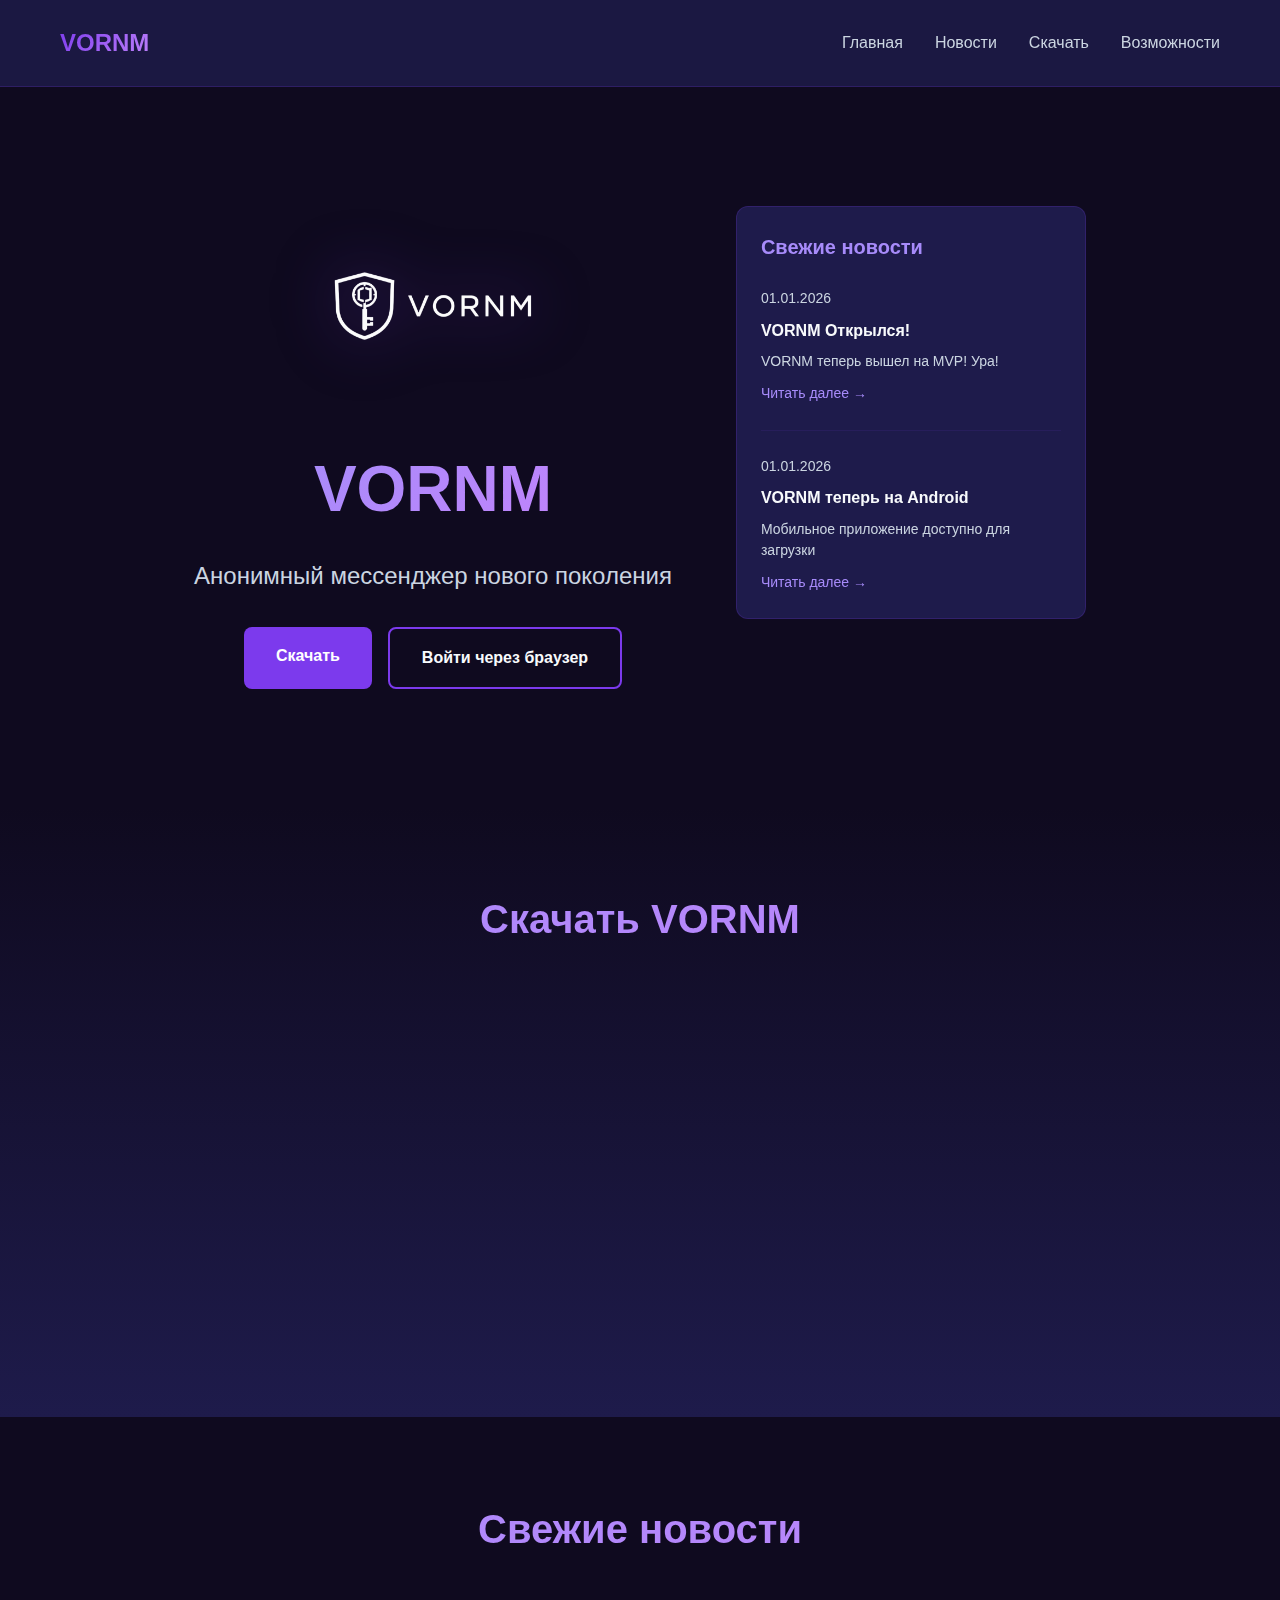
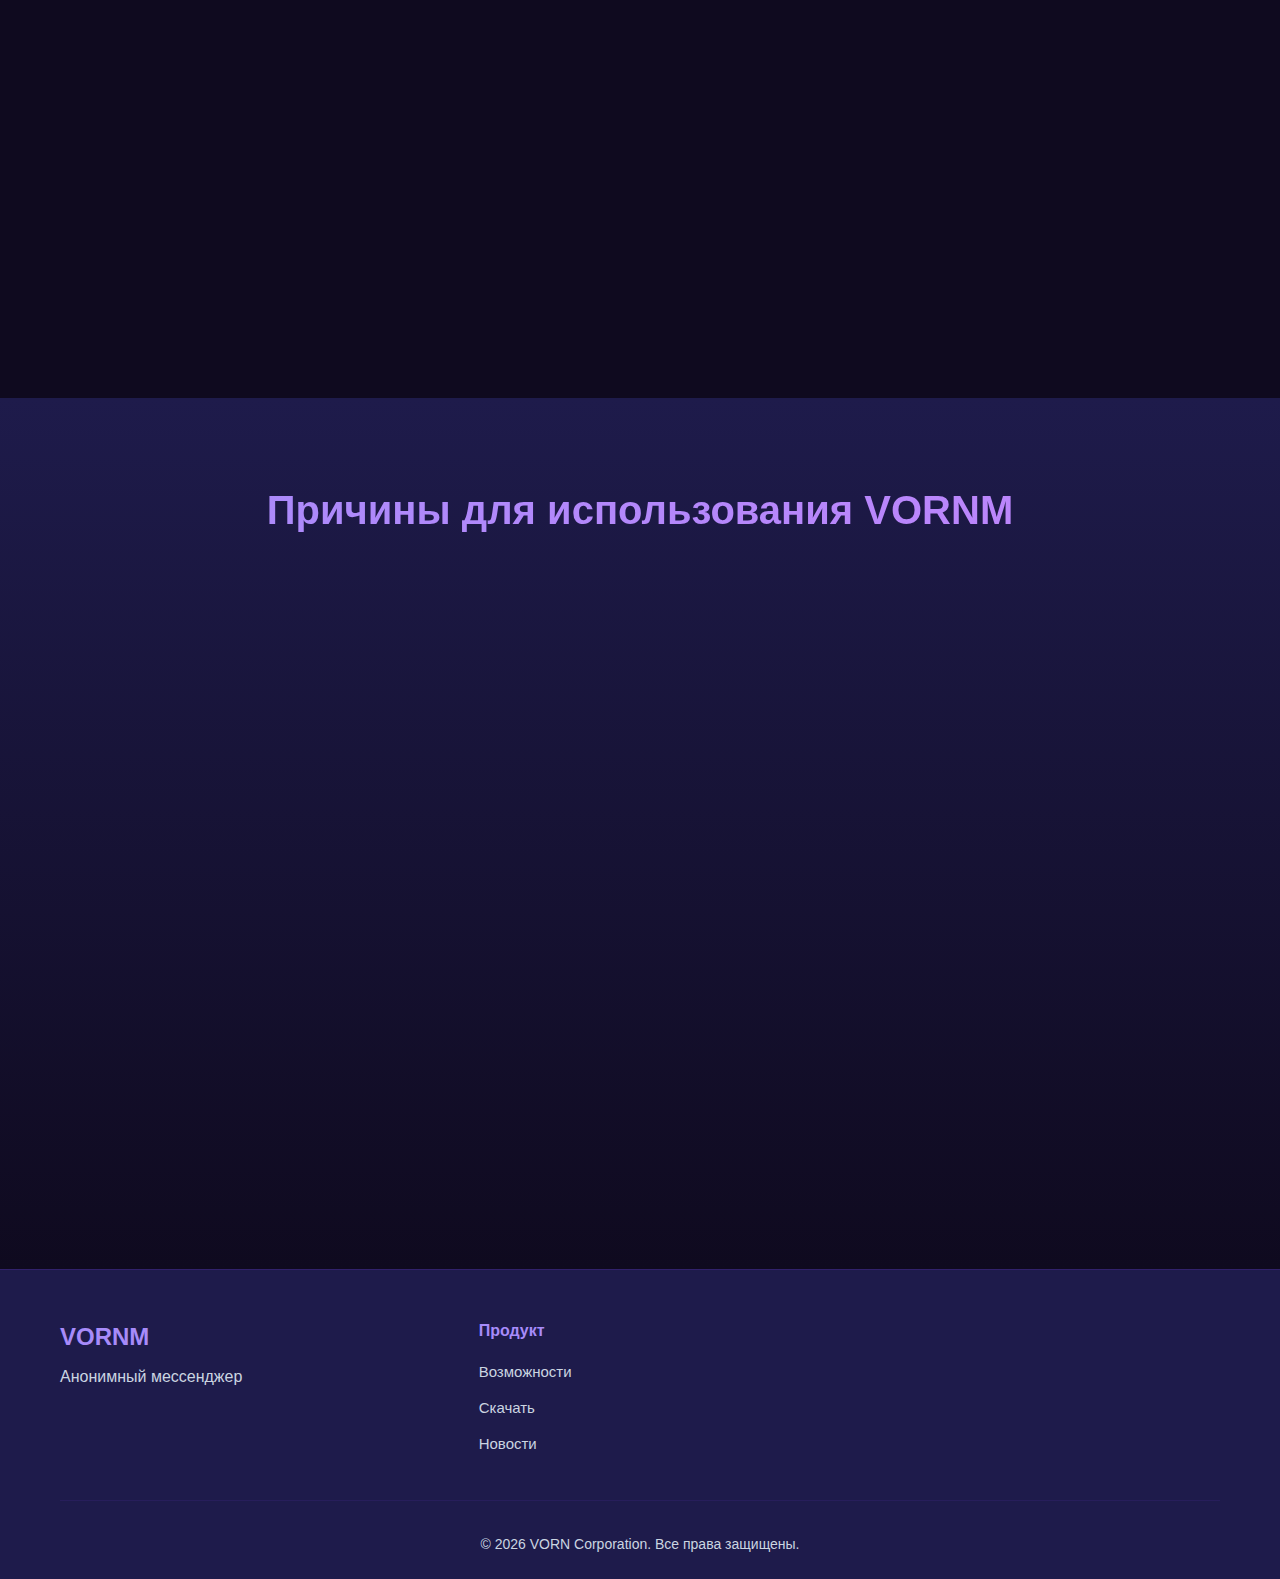
<file: docs/index.html>
<!DOCTYPE html>
<html lang="ru">
<head>
    <meta charset="UTF-8">
    <meta name="viewport" content="width=device-width, initial-scale=1.0">
    <title>VORNM - Анонимный мессенджер</title>
    <link rel="stylesheet" href="css/styles.css">
</head>
<body>
    <!-- Header -->
    <header class="header">
        <div class="container">
            <nav class="nav">
                <div class="logo-text">VORNM</div>
                <div class="nav-links">
                    <a href="index.html">Главная</a>
                    <a href="news.html">Новости</a>
                    <a href="#download">Скачать</a>
                    <a href="#features">Возможности</a>
                </div>
            </nav>
        </div>
    </header>

    <!-- Hero Section -->
    <section class="hero">
        <div class="container hero-container">
            <div class="hero-content">
                <img src="logos/logo.png" alt="VORNM Logo" class="hero-logo">
                <h1 class="hero-title">VORNM</h1>
                <p class="hero-subtitle">Анонимный мессенджер нового поколения</p>
                <div class="hero-buttons">
                    <a href="#download" class="btn btn-primary">Скачать</a>
                    <a href="#" class="btn btn-secondary" id="webLoginBtn">Войти через браузер</a>
                </div>
            </div>

            <!-- Side News -->
            <aside class="side-news">
                <h3 class="side-news-title">Свежие новости</h3>
                <div class="news-list">
                    <article class="news-item">
                        <span class="news-date">01.01.2026</span>
                        <h4 class="news-title">VORNM Открылся!</h4>
                        <p class="news-excerpt">VORNM теперь вышел на MVP! Ура!</p>
                        <a href="news.html" class="news-link">Читать далее →</a>
                    </article>
                    <article class="news-item">
                        <span class="news-date">01.01.2026</span>
                        <h4 class="news-title">VORNM теперь на Android</h4>
                        <p class="news-excerpt">Мобильное приложение доступно для загрузки</p>
                        <a href="news.html" class="news-link">Читать далее →</a>
                    </article>
                </div>
            </aside>
        </div>
    </section>

    <!-- Download Section -->
    <section class="download" id="download">
        <div class="container">
            <h2 class="section-title">Скачать VORNM</h2>
            <div class="download-cards">
                <div class="download-card">
                    <div class="download-icon">📱</div>
                    <h3>Android</h3>
                    <p>Версия 1.0</p>
                    <a href="#" class="btn btn-download" id="androidDownloadBtn">Скачать для Android</a>
                </div>
                <div class="download-card">
                    <div class="download-icon">💻</div>
                    <h3>Windows / macOS / Linux</h3>
                    <p>Веб-версия</p>
                    <a href="#" class="btn btn-download" id="pcDownloadBtn">Войти в веб-версию</a>
                </div>
            </div>
        </div>
    </section>

    <!-- News Section (Duplicate) -->
    <section class="news-section">
        <div class="container">
            <h2 class="section-title">Свежие новости</h2>
            <div class="news-grid">
                <article class="news-card">
                    <span class="news-date">01.01.2026</span>
                    <h3 class="news-title">VORNM Открылся!</h3>
                    <p class="news-excerpt">Мы рады сказать вам что анонимный мессенджер VORNM наконец открылся! Теперь можно переписываться спокойно.</p>
                    <a href="news.html" class="news-link">Читать далее →</a>
                </article>
                <article class="news-card">
                    <span class="news-date">01.01.2026</span>
                    <h3 class="news-title">VORNM на Android</h3>
                    <p class="news-excerpt">Вместе с выходом VORNM мы сделали приложение на Android чтобы пользователи могли находится в мессенджере не только с ПК но и с Android телефона.</p>
                    <a href="news.html" class="news-link">Читать далее →</a>
                </article>
            </div>
        </div>
    </section>

    <!-- Features Section -->
    <section class="features" id="features">
        <div class="container">
            <h2 class="section-title">Причины для использования VORNM</h2>
            <div class="features-grid">
                <div class="feature-card">
                    <div class="feature-icon">🔒</div>
                    <h3>Полная анонимность</h3>
                    <p>Мы не храним ваши личные данные. Никаких номеров телефонов или email для регистрации.</p>
                </div>
                <div class="feature-card">
                    <div class="feature-icon">🛡️</div>
                    <h3>Сквозное шифрование</h3>
                    <p>Все ваши сообщения защищены end-to-end шифрованием. Только вы и получатель можете их прочитать.</p>
                </div>
                <div class="feature-card">
                    <div class="feature-icon">⚡</div>
                    <h3>Быстрая работа</h3>
                    <p>Мгновенная доставка сообщений и минимальное потребление ресурсов устройства.</p>
                </div>
                <div class="feature-card">
                    <div class="feature-icon">🌐</div>
                    <h3>Кроссплатформенность</h3>
                    <p>Используйте VORNM на любом устройстве - телефон, планшет, компьютер или через веб-интерфейс.</p>
                </div>
                <div class="feature-card">
                    <div class="feature-icon">🚫</div>
                    <h3>Без рекламы</h3>
                    <p>Никакой рекламы и отслеживания. Мы уважаем вашу приватность.</p>
                </div>
                <div class="feature-card">
                    <div class="feature-icon">💬</div>
                    <h3>Богатые возможности</h3>
                    <p>Групповые чаты, голосовые сообщения, передача файлов и многое другое.</p>
                </div>
            </div>
        </div>
    </section>

    <!-- Footer -->
    <footer class="footer">
        <div class="container">
            <div class="footer-content">
                <div class="footer-brand">
                    <h3>VORNM</h3>
                    <p>Анонимный мессенджер</p>
                </div>
                <div class="footer-links">
                    <div class="footer-column">
                        <h4>Продукт</h4>
                        <a href="#features">Возможности</a>
                        <a href="#download">Скачать</a>
                        <a href="news.html">Новости</a>
                    </div>
                </div>
            </div>
            <div class="footer-bottom">
                <p>&copy; 2026 VORN Corporation. Все права защищены.</p>
            </div>
        </div>
    </footer>

    <script src="js/script.js"></script>
</body>
</html>
</file>
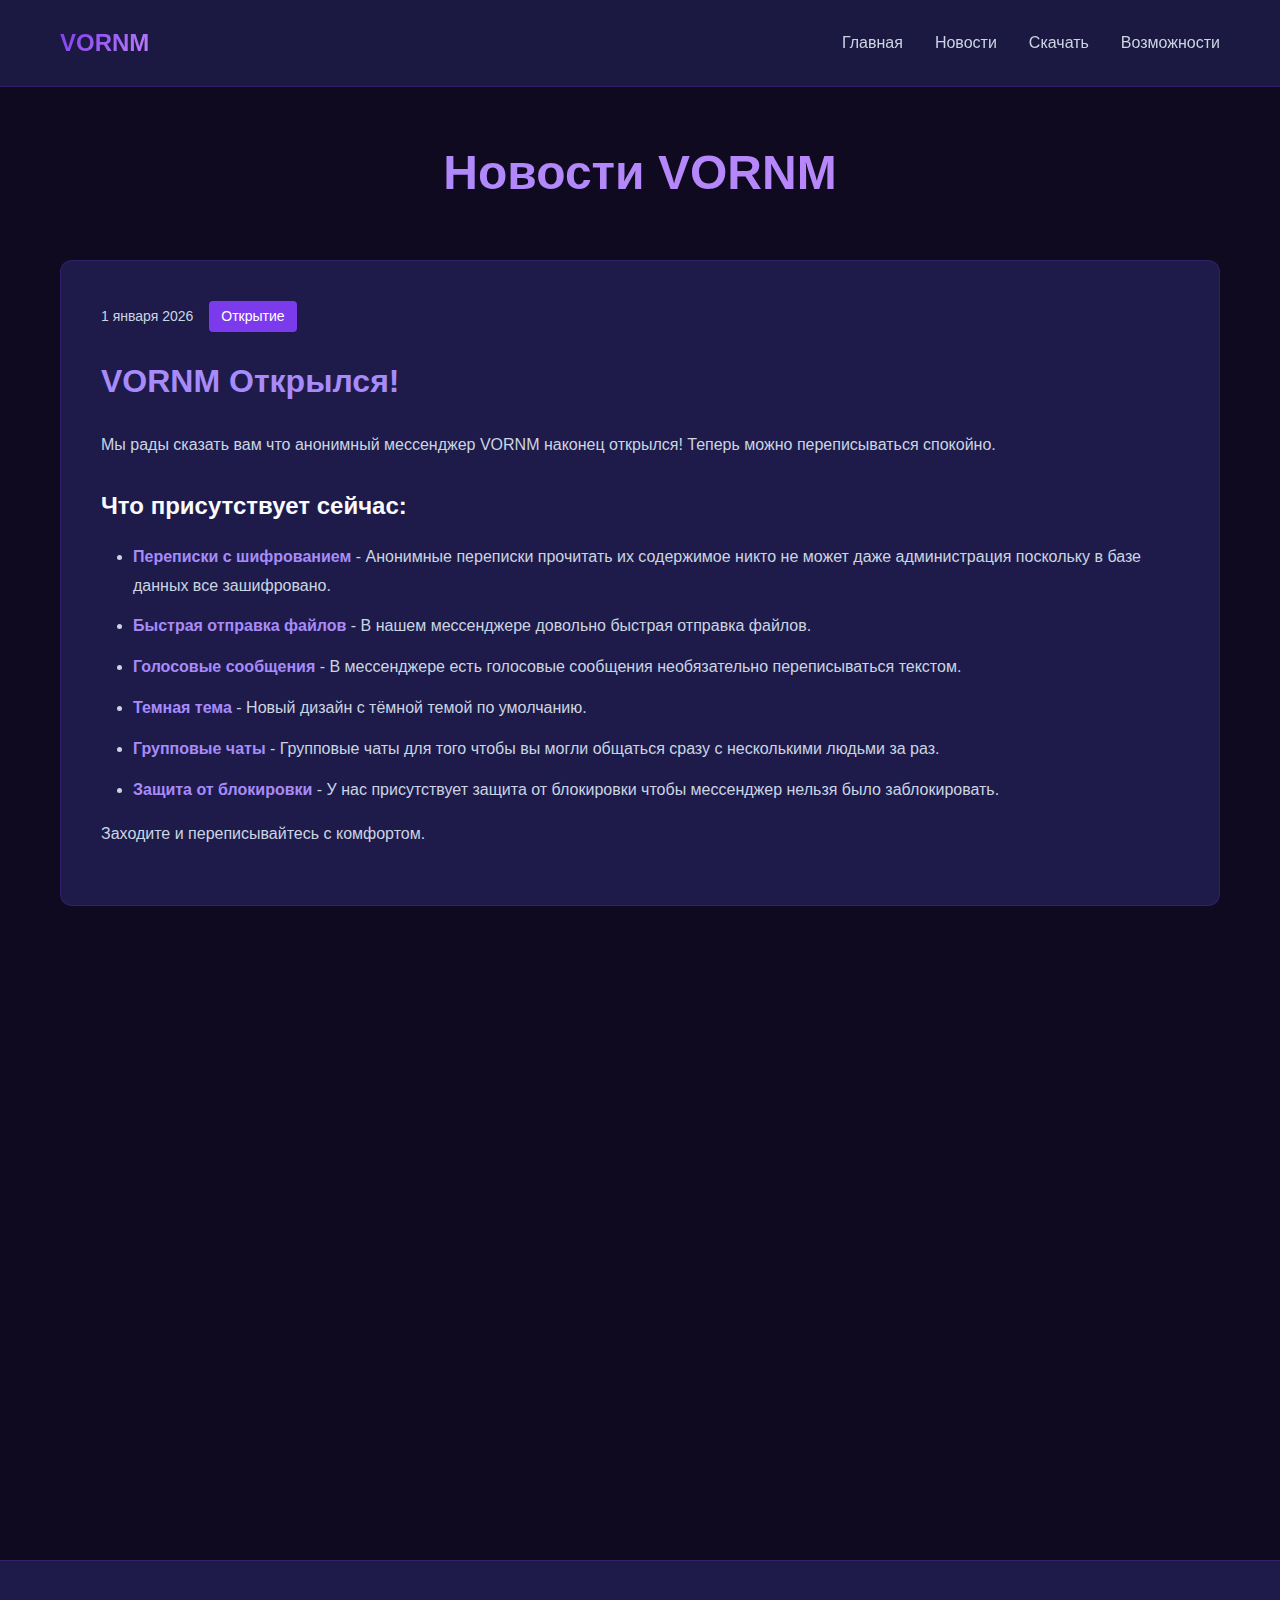
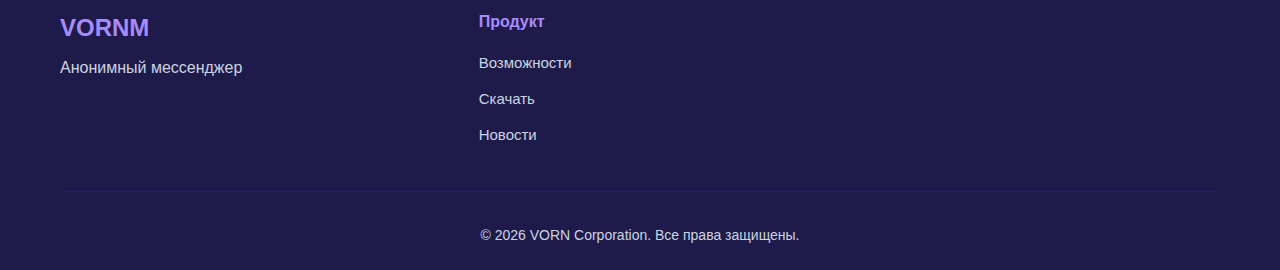
<file: docs/news.html>
<!DOCTYPE html>
<html lang="ru">
<head>
    <meta charset="UTF-8">
    <meta name="viewport" content="width=device-width, initial-scale=1.0">
    <title>Новости - VORNM</title>
    <link rel="stylesheet" href="css/styles.css">
</head>
<body>
    <!-- Header -->
    <header class="header">
        <div class="container">
            <nav class="nav">
                <div class="logo-text">VORNM</div>
                <div class="nav-links">
                    <a href="index.html">Главная</a>
                    <a href="news.html">Новости</a>
                    <a href="index.html#download">Скачать</a>
                    <a href="index.html#features">Возможности</a>
                </div>
            </nav>
        </div>
    </header>

    <!-- News Page -->
    <section class="news-page">
        <div class="container">
            <h1 class="page-title">Новости VORNM</h1>
            
            <article class="news-article">
                <div class="article-header">
                    <span class="article-date">1 января 2026</span>
                    <span class="article-category">Открытие</span>
                </div>
                <h2 class="article-title">VORNM Открылся!</h2>
                <div class="article-content">
                    <p>Мы рады сказать вам что анонимный мессенджер VORNM наконец открылся! Теперь можно переписываться спокойно.</p>
                    
                    <h3>Что присутствует сейчас:</h3>
                    <ul>
                        <li><strong>Переписки с шифрованием</strong> - Анонимные переписки прочитать их содержимое никто не может даже администрация поскольку в базе данных все зашифровано.</li>
                        <li><strong>Быстрая отправка файлов</strong> - В нашем мессенджере довольно быстрая отправка файлов.</li>
                        <li><strong>Голосовые сообщения</strong> - В мессенджере есть голосовые сообщения необязательно переписываться текстом.</li>
                        <li><strong>Темная тема</strong> - Новый дизайн с тёмной темой по умолчанию.</li>
                        <li><strong>Групповые чаты</strong> - Групповые чаты для того чтобы вы могли общаться сразу с несколькими людьми за раз.</li>
                        <li><strong>Защита от блокировки</strong> - У нас присутствует защита от блокировки чтобы мессенджер нельзя было заблокировать.</li>
                    </ul>

                    <p>Заходите и переписывайтесь с комфортом.</p>
                </div>
            </article>

            <article class="news-article">
                <div class="article-header">
                    <span class="article-date">1 января 2026</span>
                    <span class="article-category">Релиз</span>
                </div>
                <h2 class="article-title">VORNM на Android</h2>
                <div class="article-content">
                    <p>Вместе с выходом VORNM мы сделали приложение на Android чтобы пользователи могли находится в мессенджере не только с ПК но и с Android телефона.</p>
                    
                    <p>Все функции десктопной версии теперь доступны на вашем мобильном устройстве:</p>
                    <ul>
                        <li>Полная синхронизация между устройствами</li>
                        <li>Быстрая отправка файлов</li>
                        <li>Темная тема</li>
                        <li>Поддержка всех версий Android от 7.0</li>
                    </ul>

                    <p>Скачайте приложение напрямую с нашего сайта.</p>
                </div>
            </article>
        </div>
    </section>

    <!-- Footer -->
    <footer class="footer">
        <div class="container">
            <div class="footer-content">
                <div class="footer-brand">
                    <h3>VORNM</h3>
                    <p>Анонимный мессенджер</p>
                </div>
                <div class="footer-links">
                    <div class="footer-column">
                        <h4>Продукт</h4>
                        <a href="index.html#features">Возможности</a>
                        <a href="index.html#download">Скачать</a>
                        <a href="news.html">Новости</a>
                    </div>
                </div>
            </div>
            <div class="footer-bottom">
                <p>&copy; 2026 VORN Corporation. Все права защищены.</p>
            </div>
        </div>
    </footer>

    <script src="js/script.js"></script>
</body>
</html>
</file>
<file: docs/css/styles.css>
/* CSS Reset and Base Styles */
* {
  margin: 0;
  padding: 0;
  box-sizing: border-box;
}

:root {
  /* Purple color palette */
  --primary: #7c3aed;
  --primary-dark: #6d28d9;
  --primary-light: #a78bfa;
  --secondary: #c084fc;
  --accent: #e9d5ff;
  --dark: #1e1b4b;
  --dark-alt: #312e81;
  --text: #f8fafc;
  --text-muted: #cbd5e1;
  --bg: #0f0a1f;
  --bg-card: #1e1b4b;
  --bg-card-hover: #312e81;
}

body {
  font-family: -apple-system, BlinkMacSystemFont, "Segoe UI", Roboto, "Helvetica Neue", Arial, sans-serif;
  background: var(--bg);
  color: var(--text);
  line-height: 1.6;
  overflow-x: hidden;
}

a {
  text-decoration: none;
  color: inherit;
  transition: color 0.3s ease;
}

/* Container */
.container {
  max-width: 1200px;
  margin: 0 auto;
  padding: 0 20px;
}

/* Header */
.header {
  background: rgba(30, 27, 75, 0.8);
  backdrop-filter: blur(10px);
  position: sticky;
  top: 0;
  z-index: 100;
  border-bottom: 1px solid rgba(124, 58, 237, 0.2);
}

.nav {
  display: flex;
  justify-content: space-between;
  align-items: center;
  padding: 1.5rem 0;
}

.logo-text {
  font-size: 1.5rem;
  font-weight: bold;
  background: linear-gradient(135deg, var(--primary), var(--secondary));
  -webkit-background-clip: text;
  -webkit-text-fill-color: transparent;
  background-clip: text;
}

.nav-links {
  display: flex;
  gap: 2rem;
}

.nav-links a {
  color: var(--text-muted);
  font-weight: 500;
}

.nav-links a:hover {
  color: var(--primary-light);
}

/* Hero Section */
.hero {
  padding: 4rem 0;
  min-height: 80vh;
  display: flex;
  align-items: center;
}

.hero-container {
  display: grid;
  grid-template-columns: 1fr 350px;
  gap: 4rem;
  align-items: start;
}

.hero-content {
  text-align: center;
  display: flex;
  flex-direction: column;
  align-items: center;
  justify-content: center;
}

.hero-logo {
  width: 350px;
  height: 200px;
  margin-bottom: 2rem;
  filter: drop-shadow(0 0 30px rgba(124, 58, 237, 0.5));
}

.hero-title {
  font-size: 4rem;
  font-weight: bold;
  margin-bottom: 1rem;
  background: linear-gradient(135deg, var(--primary-light), var(--secondary));
  -webkit-background-clip: text;
  -webkit-text-fill-color: transparent;
  background-clip: text;
}

.hero-subtitle {
  font-size: 1.5rem;
  color: var(--text-muted);
  margin-bottom: 2rem;
}

.hero-buttons {
  display: flex;
  gap: 1rem;
}

/* Buttons */
.btn {
  padding: 1rem 2rem;
  border-radius: 8px;
  font-weight: 600;
  font-size: 1rem;
  cursor: pointer;
  border: none;
  transition: all 0.3s ease;
  display: inline-block;
}

.btn-primary {
  background: var(--primary);
  color: white;
}

.btn-primary:hover {
  background: var(--primary-dark);
  transform: translateY(-2px);
  box-shadow: 0 10px 25px rgba(124, 58, 237, 0.3);
}

.btn-secondary {
  background: transparent;
  color: var(--text);
  border: 2px solid var(--primary);
}

.btn-secondary:hover {
  background: var(--primary);
  transform: translateY(-2px);
}

.btn-download {
  background: var(--primary);
  color: white;
  width: 100%;
  text-align: center;
}

.btn-download:hover {
  background: var(--primary-dark);
  transform: translateY(-2px);
}

/* Side News */
.side-news {
  background: var(--bg-card);
  border-radius: 12px;
  padding: 1.5rem;
  border: 1px solid rgba(124, 58, 237, 0.2);
  position: sticky;
  top: 100px;
}

.side-news-title {
  font-size: 1.25rem;
  margin-bottom: 1.5rem;
  color: var(--primary-light);
}

.news-list {
  display: flex;
  flex-direction: column;
  gap: 1.5rem;
}

.news-item {
  padding-bottom: 1.5rem;
  border-bottom: 1px solid rgba(124, 58, 237, 0.1);
}

.news-item:last-child {
  border-bottom: none;
  padding-bottom: 0;
}

.news-date {
  font-size: 0.875rem;
  color: var(--text-muted);
  display: block;
  margin-bottom: 0.5rem;
}

.news-title {
  font-size: 1rem;
  margin-bottom: 0.5rem;
  color: var(--text);
}

.news-excerpt {
  font-size: 0.875rem;
  color: var(--text-muted);
  line-height: 1.5;
  margin-bottom: 0.5rem;
}

.news-link {
  font-size: 0.875rem;
  color: var(--primary-light);
  font-weight: 500;
}

.news-link:hover {
  color: var(--secondary);
}

/* Section Title */
.section-title {
  text-align: center;
  font-size: 2.5rem;
  margin-bottom: 3rem;
  background: linear-gradient(135deg, var(--primary-light), var(--secondary));
  -webkit-background-clip: text;
  -webkit-text-fill-color: transparent;
  background-clip: text;
}

/* Download Section */
.download {
  padding: 5rem 0;
  background: linear-gradient(180deg, var(--bg) 0%, var(--dark) 100%);
}

.download-cards {
  display: grid;
  grid-template-columns: repeat(2, 1fr);
  gap: 2rem;
  max-width: 800px;
  margin: 0 auto;
}

.download-card {
  background: var(--bg-card);
  padding: 2rem;
  border-radius: 12px;
  text-align: center;
  border: 1px solid rgba(124, 58, 237, 0.2);
  transition: all 0.3s ease;
}

.download-card:hover {
  transform: translateY(-5px);
  border-color: var(--primary);
  box-shadow: 0 10px 30px rgba(124, 58, 237, 0.3);
}

.download-icon {
  font-size: 4rem;
  margin-bottom: 1rem;
}

.download-card h3 {
  font-size: 1.5rem;
  margin-bottom: 0.5rem;
}

.download-card p {
  color: var(--text-muted);
  margin-bottom: 1.5rem;
}

/* News Section */
.news-section {
  padding: 5rem 0;
  background: var(--bg);
}

.news-grid {
  display: grid;
  grid-template-columns: repeat(3, 1fr);
  gap: 2rem;
}

.news-card {
  background: var(--bg-card);
  padding: 2rem;
  border-radius: 12px;
  border: 1px solid rgba(124, 58, 237, 0.2);
  transition: all 0.3s ease;
}

.news-card:hover {
  transform: translateY(-5px);
  border-color: var(--primary);
  box-shadow: 0 10px 30px rgba(124, 58, 237, 0.2);
}

.news-card .news-date {
  display: inline-block;
  margin-bottom: 1rem;
}

.news-card .news-title {
  font-size: 1.25rem;
  margin-bottom: 1rem;
}

.news-card .news-excerpt {
  font-size: 0.938rem;
  margin-bottom: 1rem;
}

/* Features Section */
.features {
  padding: 5rem 0;
  background: linear-gradient(180deg, var(--dark) 0%, var(--bg) 100%);
}

.features-grid {
  display: grid;
  grid-template-columns: repeat(3, 1fr);
  gap: 2rem;
}

.feature-card {
  background: var(--bg-card);
  padding: 2rem;
  border-radius: 12px;
  text-align: center;
  border: 1px solid rgba(124, 58, 237, 0.2);
  transition: all 0.3s ease;
}

.feature-card:hover {
  transform: translateY(-5px);
  border-color: var(--primary);
  background: var(--bg-card-hover);
}

.feature-icon {
  font-size: 3rem;
  margin-bottom: 1rem;
}

.feature-card h3 {
  font-size: 1.25rem;
  margin-bottom: 1rem;
  color: var(--primary-light);
}

.feature-card p {
  color: var(--text-muted);
  line-height: 1.6;
}

/* Footer */
.footer {
  background: var(--dark);
  padding: 3rem 0 1.5rem;
  border-top: 1px solid rgba(124, 58, 237, 0.2);
}

.footer-content {
  display: grid;
  grid-template-columns: 1fr 2fr;
  gap: 3rem;
  margin-bottom: 2rem;
}

.footer-brand h3 {
  font-size: 1.5rem;
  margin-bottom: 0.5rem;
  color: var(--primary-light);
}

.footer-brand p {
  color: var(--text-muted);
}

.footer-links {
  display: grid;
  grid-template-columns: repeat(3, 1fr);
  gap: 2rem;
}

.footer-column h4 {
  margin-bottom: 1rem;
  color: var(--primary-light);
}

.footer-column a {
  display: block;
  margin-bottom: 0.75rem;
  color: var(--text-muted);
  font-size: 0.938rem;
}

.footer-column a:hover {
  color: var(--primary-light);
}

.footer-bottom {
  text-align: center;
  padding-top: 2rem;
  border-top: 1px solid rgba(124, 58, 237, 0.1);
}

.footer-bottom p {
  color: var(--text-muted);
  font-size: 0.875rem;
}

/* News Page */
.news-page {
  padding: 3rem 0;
  min-height: calc(100vh - 200px);
}

.page-title {
  font-size: 3rem;
  text-align: center;
  margin-bottom: 3rem;
  background: linear-gradient(135deg, var(--primary-light), var(--secondary));
  -webkit-background-clip: text;
  -webkit-text-fill-color: transparent;
  background-clip: text;
}

.news-article {
  background: var(--bg-card);
  border-radius: 12px;
  padding: 2.5rem;
  margin-bottom: 2rem;
  border: 1px solid rgba(124, 58, 237, 0.2);
}

.article-header {
  display: flex;
  gap: 1rem;
  margin-bottom: 1.5rem;
  align-items: center;
}

.article-date {
  font-size: 0.875rem;
  color: var(--text-muted);
}

.article-category {
  font-size: 0.875rem;
  background: var(--primary);
  color: white;
  padding: 0.25rem 0.75rem;
  border-radius: 4px;
}

.article-title {
  font-size: 2rem;
  margin-bottom: 1.5rem;
  color: var(--primary-light);
}

.article-content {
  line-height: 1.8;
}

.article-content p {
  margin-bottom: 1rem;
  color: var(--text-muted);
}

.article-content h3 {
  font-size: 1.5rem;
  margin: 1.5rem 0 1rem;
  color: var(--text);
}

.article-content ul {
  margin-left: 2rem;
  margin-bottom: 1rem;
}

.article-content li {
  margin-bottom: 0.75rem;
  color: var(--text-muted);
}

.article-content strong {
  color: var(--primary-light);
}

/* Responsive Design */
@media (max-width: 1024px) {
  .hero-container {
    grid-template-columns: 1fr;
  }

  .side-news {
    position: relative;
    top: 0;
  }

  .features-grid,
  .news-grid {
    grid-template-columns: repeat(2, 1fr);
  }

  .download-cards {
    grid-template-columns: 1fr;
  }
}

@media (max-width: 768px) {
  .nav-links {
    gap: 1rem;
    font-size: 0.875rem;
  }

  .hero-title {
    font-size: 2.5rem;
  }

  .hero-subtitle {
    font-size: 1.125rem;
  }

  .hero-buttons {
    flex-direction: column;
    width: 100%;
  }

  .features-grid,
  .news-grid {
    grid-template-columns: 1fr;
  }

  .footer-content {
    grid-template-columns: 1fr;
  }

  .footer-links {
    grid-template-columns: 1fr;
  }

  .section-title {
    font-size: 2rem;
  }

  .article-title {
    font-size: 1.5rem;
  }
}

@media (max-width: 480px) {
  .hero-logo {
    width: 350px;
    height: 200px;
  }

  .hero-title {
    font-size: 2rem;
  }

  .nav-links {
    gap: 0.75rem;
    font-size: 0.75rem;
  }
}
</file>
